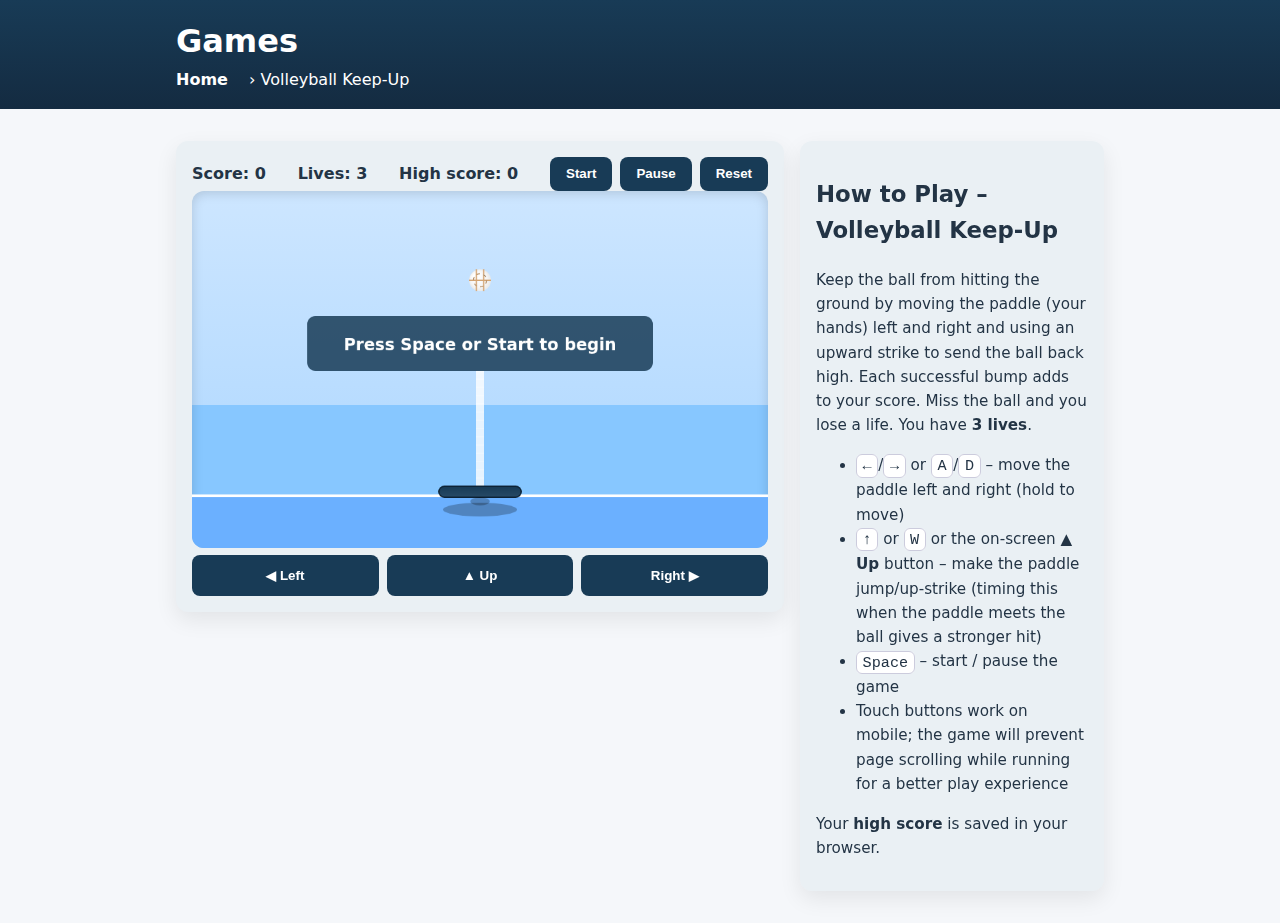
<file: games.html>
<!DOCTYPE html>
<html lang="en">
<head>
    <meta charset="UTF-8" />
    <meta name="viewport" content="width=device-width, initial-scale=1" />
    <title>Elliott's Volleyball Game</title>
    <style>
        :root {
            --bg-page: #f5f7fa;
            --bg-header: #183b56;
            --bg-card: #eaf0f4;
            --accent: #ffb703;
            --text-primary: #233445;
            --text-light: #ffffff;
        }
        * { box-sizing: border-box; }
        body {
            margin: 0;
            font-family: system-ui, -apple-system, Segoe UI, Roboto, Ubuntu, Cantarell, Noto Sans, Helvetica Neue, Arial, "Apple Color Emoji", "Segoe UI Emoji";
            background-color: var(--bg-page);
            color: var(--text-primary);
            line-height: 1.6;
        }
        header {
            background: linear-gradient(180deg, #183b56 0%, #142b41 100%);
            color: var(--text-light);
            padding: 1rem 0;
            position: sticky; top: 0; z-index: 10;
        }
        .wrap { max-width: 960px; margin: 0 auto; padding: 0 1rem; }
        nav a { color: var(--text-light); text-decoration: none; margin-right: 1rem; font-weight: 600; }
        nav a:hover { text-decoration: underline; }

        main { padding: 2rem 0; }
        .card {
            background-color: var(--bg-card);
            border-radius: 12px;
            padding: 1rem;
            box-shadow: 0 8px 22px rgba(0,0,0,.08);
        }

        /* Game styles */
        .game-shell {
            display: grid;
            grid-template-columns: 1fr;
            gap: 1rem;
            align-items: start;
        }
        canvas {
            width: 100%;
            height: auto;
            background: linear-gradient(180deg, #cde6ff 0%, #b8dcff 60%, #87c7ff 60%, #87c7ff 100%);
            border-radius: 12px;
            box-shadow: inset 0 2px 12px rgba(0,0,0,.15);
        }

        .hud {
            display: flex;
            flex-wrap: wrap;
            gap: .75rem 1.25rem;
            align-items: center;
            justify-content: space-between;
        }
        .hud .stat { font-weight: 700; }
        .btn {
            appearance: none;
            border: none;
            background: var(--bg-header);
            color: var(--text-light);
            padding: .6rem 1rem;
            border-radius: 8px;
            cursor: pointer;
            font-weight: 700;
            transition: transform .08s ease, opacity .2s ease;
        }
        .btn:hover { opacity: .92; }
        .btn:active { transform: scale(.98); }

        .controls { display: flex; gap: .5rem; }
        .control-btn { flex: 1; padding: .8rem 1rem; }
        @media (min-width: 680px) {
            .game-shell { grid-template-columns: 2fr 1fr; }
        }
        .instructions { font-size: .95rem; }
        .kbd { font-family: ui-monospace, SFMono-Regular, Menlo, Monaco, Consolas, "Liberation Mono", "Courier New", monospace; background: #fff; border: 1px solid #ccd; padding: .1rem .35rem; border-radius: 6px; }
    </style>
</head>
<body>
    <header>
        <div class="wrap">
            <h1 style="margin:0;">Games</h1>
            <nav aria-label="Breadcrumbs">
                <a href="index.html">Home</a>
                <span aria-hidden="true">›</span>
                <span>Volleyball Keep-Up</span>
            </nav>
        </div>
    </header>

    <main>
        <div class="wrap game-shell">
            <section class="card" aria-label="Volleyball game area">
                <div class="hud">
                    <div class="stat">Score: <span id="score">0</span></div>
                    <div class="stat">Lives: <span id="lives">3</span></div>
                    <div class="stat">High score: <span id="high">0</span></div>
                    <div class="controls">
                        <button id="startBtn" class="btn">Start</button>
                        <button id="pauseBtn" class="btn" aria-pressed="false">Pause</button>
                        <button id="resetBtn" class="btn">Reset</button>
                    </div>
                </div>
                <canvas id="game" width="840" height="520" role="img" aria-label="A volleyball court with a ball and a paddle representing hands"></canvas>
                <div class="controls" aria-hidden="false" aria-label="Touch controls for mobile">
                    <button id="leftBtn" class="btn control-btn" title="Move left">◀ Left</button>
                    <button id="upBtn" class="btn control-btn" title="Hit Up">▲ Up</button>
                    <button id="rightBtn" class="btn control-btn" title="Move right">Right ▶</button>
                </div>
            </section>

            <aside class="card instructions">
                <h2>How to Play – Volleyball Keep‑Up</h2>
                <p>Keep the ball from hitting the ground by moving the paddle (your hands) left and right and using an upward strike to send the ball back high. Each successful bump adds to your score. Miss the ball and you lose a life. You have <strong>3 lives</strong>.</p>
                <ul>
                    <li><span class="kbd">←</span>/<span class="kbd">→</span> or <span class="kbd">A</span>/<span class="kbd">D</span> – move the paddle left and right (hold to move)</li>
                    <li><span class="kbd">↑</span> or <span class="kbd">W</span> or the on-screen <strong>▲ Up</strong> button – make the paddle jump/up‑strike (timing this when the paddle meets the ball gives a stronger hit)</li>
                    <li><span class="kbd">Space</span> – start / pause the game</li>
                    <li>Touch buttons work on mobile; the game will prevent page scrolling while running for a better play experience</li>
                </ul>
                <p>Your <strong>high score</strong> is saved in your browser.</p>
            </aside>
        </div>
    </main>

    <script>
    (function() {
        const canvas = document.getElementById('game');
        const ctx = canvas.getContext('2d');

        // Court metrics
        const W = canvas.width;
        const H = canvas.height;
        const FLOOR_Y = H * 0.85;

        // Game state
        let score = 0;
        let lives = 3;
        let running = false;
        let paused = false;
        let high = Number(localStorage.getItem('vb_high') || 0);
        let respawning = false;
        let respawnIntervalId = null;
        let respawnCountdown = 0;
        let milestoneMessage = null;
        let milestoneMessageTime = 0;
        let consecutiveNormalHits = 0;  // Track normal hits without up-strike

        // Motivational quotes for score milestones
        const milestoneQuotes = {
            5: "You're on fire! 🔥",
            10: "Unstoppable! Keep it going!",
            20: "Incredible hustle! You've got this!",
            30: "Champion! You're dominating! 💪"
        };

        // Paddle
        const paddle = {
            x: W/2,
            y: FLOOR_Y - 12,
            w: 120,
            h: 16,
            speed: 7.2,
            vy: 0,
            jumping: false
        };

        // Ball
        const ball = {
            x: W/2,
            y: H*0.25,
            r: 16,
            vx: 2.4,
            vy: 0,
            gravity: 0.35,
            bounce: -0.92,
            rotation: 0
        };

        // Input
        const keys = { left:false, right:false };
        document.addEventListener('keydown', (e)=>{
            // prevent page scrolling when using game keys
            if(['ArrowLeft','ArrowRight','ArrowUp',' '].includes(e.key) || e.code === 'Space'){
                e.preventDefault();
            }
            if(['ArrowLeft','a','A'].includes(e.key)) keys.left = true;
            if(['ArrowRight','d','D'].includes(e.key)) keys.right = true;
            if(['ArrowUp','w','W'].includes(e.key)) hitUp();
            if(e.code === 'Space') toggleStartPause();
        });
        document.addEventListener('keyup', (e)=>{
            if(['ArrowLeft','a','A'].includes(e.key)) keys.left = false;
            if(['ArrowRight','d','D'].includes(e.key)) keys.right = false;
        });

        // Touch buttons
        const leftBtn = document.getElementById('leftBtn');
        const upBtn = document.getElementById('upBtn');
        const rightBtn = document.getElementById('rightBtn');
        function bindHold(btn, dir) {
            let holding = false;
            const onDown = (e)=>{ e.preventDefault(); holding = true; keys[dir] = true; };
            const onUp = (e)=>{ e.preventDefault(); holding = false; keys[dir] = false; };
            btn.addEventListener('mousedown', onDown);
            btn.addEventListener('mouseup', onUp);
            btn.addEventListener('mouseleave', onUp);
            btn.addEventListener('touchstart', onDown, {passive:false});
            btn.addEventListener('touchend', onUp);
            btn.addEventListener('touchcancel', onUp);
        }
        bindHold(leftBtn, 'left');
        bindHold(rightBtn, 'right');
        // simple click handler for Up button (single hit)
        if(upBtn){
            upBtn.addEventListener('click', (e)=>{ e.preventDefault(); hitUp(); });
        }

        // Buttons
        const scoreEl = document.getElementById('score');
        const livesEl = document.getElementById('lives');
        const highEl = document.getElementById('high');
        highEl.textContent = high;

        const startBtn = document.getElementById('startBtn');
        const pauseBtn = document.getElementById('pauseBtn');
        const resetBtn = document.getElementById('resetBtn');
        startBtn.addEventListener('click', ()=>{ if(!running) startGame(); });
        pauseBtn.addEventListener('click', ()=>{ if(running) togglePause(); });
        resetBtn.addEventListener('click', resetGame);

        function startGame(){
            running = true; paused = false; score = 0; lives = 3;
            scoreEl.textContent = score; livesEl.textContent = lives;
            ball.x = W/2; ball.y = H*0.25; ball.vx = 2.4; ball.vy = 0;
            paddle.x = W/2; paddle.y = FLOOR_Y - 12; paddle.vy = 0; paddle.jumping = false;
            // prevent the page from scrolling while the game is running
            try{ document.body.style.overflow = 'hidden'; }catch(e){}
            animate();
        }
        function toggleStartPause(){
            if(!running) startGame(); else togglePause();
        }
        function togglePause(){
            paused = !paused;
            pauseBtn.setAttribute('aria-pressed', String(paused));
            // If respawning and trying to pause (Space pressed), don't allow it - stay paused until countdown ends
            if(respawning){
                paused = true;  // Force paused state during respawn
                pauseBtn.setAttribute('aria-pressed', 'true');
            }
        }
        function resetGame(){
            running = false; paused = false; score = 0; lives = 3;
            scoreEl.textContent = 0; livesEl.textContent = 3;
            // clear any pending respawn countdown
            if(respawnIntervalId){ clearInterval(respawnIntervalId); respawnIntervalId = null; }
            respawning = false;
            respawnCountdown = 0;
            milestoneMessage = null;  // Clear milestone message
            milestoneMessageTime = 0;
            try{ document.body.style.overflow = ''; }catch(e){}
            draw();
        }

        // Make the paddle jump/up-strike (called by Up button or ArrowUp/W)
        function hitUp(){
            if(!running) return;
            // only allow a jump if paddle is essentially on the ground and not already jumping
            if(!paddle.jumping && Math.abs(paddle.y - (FLOOR_Y - 12)) < 2){
                paddle.vy = -10; // upward velocity
                paddle.jumping = true;
            }
        }

        function update(){
            // Move paddle
            if(keys.left) paddle.x -= paddle.speed;
            if(keys.right) paddle.x += paddle.speed;
            paddle.x = Math.max(paddle.w/2, Math.min(W - paddle.w/2, paddle.x));

            // Paddle vertical movement (jumping)
            if(paddle.jumping){
                paddle.vy += 0.6; // gravity for paddle
                paddle.y += paddle.vy;
                if(paddle.y >= FLOOR_Y - 12){
                    paddle.y = FLOOR_Y - 12;
                    paddle.vy = 0;
                    paddle.jumping = false;
                }
            }

            // Ball physics
            ball.vy += ball.gravity;
            ball.x += ball.vx;
            ball.y += ball.vy;

            // Wall bounces
            if(ball.x < ball.r){ ball.x = ball.r; ball.vx *= -1; }
            if(ball.x > W - ball.r){ ball.x = W - ball.r; ball.vx *= -1; }

            // Paddle collision - improved detection
            const paddleLeft = paddle.x - paddle.w/2;
            const paddleRight = paddle.x + paddle.w/2;
            const paddleTop = paddle.y;
            const paddleBottom = paddle.y + paddle.h;
            const ballLeft = ball.x - ball.r;
            const ballRight = ball.x + ball.r;
            const ballTop = ball.y - ball.r;
            const ballBottom = ball.y + ball.r;
            
            if(ballRight >= paddleLeft && ballLeft <= paddleRight && ballBottom >= paddleTop && ballTop <= paddleBottom){
                // Ensure ball doesn't go below paddle
                if(ball.vy > 0){
                    ball.y = paddleTop - ball.r;
                }
                // Offset-based angle change
                const offset = (ball.x - paddle.x) / (paddle.w/2); // -1..1
                // If paddle is moving upward (jump strike), give a stronger upward velocity
                if(paddle.vy < -1){
                    ball.vy = -13;  // Strong upward velocity
                    ball.vx += offset * 4;  // Stronger horizontal component
                    ball.rotation += 0.8;  // Add strong spin
                    consecutiveNormalHits = 0;  // Reset counter on up-strike
                } else {
                    consecutiveNormalHits++;  // Increment normal hit counter
                    // If 3+ normal hits without up-strike, penalty shot
                    if(consecutiveNormalHits >= 3){
                        ball.vy = 2;  // Shoot horizontally/slightly down
                        ball.vx = (offset > 0 ? 1 : -1) * 8;  // Fast horizontal
                        ball.rotation += 0.2;
                        consecutiveNormalHits = 0;  // Reset counter
                        milestoneMessage = 'Penalty! No up-strike!';
                        milestoneMessageTime = 0;
                    } else {
                        ball.vy = -7;  // Weaker upward velocity for normal hit
                        ball.vx += offset * 2;  // Weaker horizontal component
                        ball.rotation += 0.4;  // Add moderate spin
                    }
                }
                score += 1; scoreEl.textContent = score;
                // Check if score hit a milestone and show motivational message
                if(milestoneQuotes[score]){
                    milestoneMessage = milestoneQuotes[score];
                    milestoneMessageTime = 0;  // Start time counter
                }
            }

            // Check if ball crossed net (award bonus points only if above net top)
            const netX = W/2;
            const netY = FLOOR_Y - 180;  // Net top
            // Only award points if ball is above net top and crosses the net line
            if(ball.y < netY && Math.abs(ball.x - netX) < ball.r){
                // Ball just crossed the net line above the top
                if((ball.x - ball.vx <= netX && ball.x > netX) || (ball.x - ball.vx >= netX && ball.x < netX)){
                    score += 2;  // Bonus 2 points for crossing net
                    scoreEl.textContent = score;
                    milestoneMessage = 'Net cross! +2';
                    milestoneMessageTime = 0;
                }
            }

            // Floor miss
            if(ball.y > FLOOR_Y + ball.r){
                lives -= 1; livesEl.textContent = lives;
                // If no lives left, end game
                if(lives <= 0){
                    running = false; paused = false;
                    try{ document.body.style.overflow = ''; }catch(e){}
                    if(score > high){ high = score; localStorage.setItem('vb_high', String(high)); }
                } else {
                    // start a 5-second respawn countdown and show warning
                    paused = true;
                    respawning = true;
                    respawnCountdown = 5;
                    consecutiveNormalHits = 0;  // Reset on respawn
                    // clear any existing interval
                    if(respawnIntervalId){ clearInterval(respawnIntervalId); respawnIntervalId = null; }
                    respawnIntervalId = setInterval(()=>{
                        respawnCountdown--;
                        if(respawnCountdown <= 0){
                            clearInterval(respawnIntervalId);
                            respawnIntervalId = null;
                            respawning = false;
                            // Reset ball to center BEFORE unpausing
                            ball.x = W/2;
                            ball.y = H*0.22;
                            ball.vx = (Math.random() < 0.5 ? -1 : 1) * 2.4;
                            ball.vy = 0;
                            ball.rotation = 0;
                            paddle.y = FLOOR_Y - 12;
                            paddle.vy = 0;
                            paddle.jumping = false;
                            respawnCountdown = 0;
                            paused = false;
                        }
                    }, 1000);
                }
            }
        }

        function drawCourt(){
            // Sky/gradient handled by canvas background. Draw court lines.
            ctx.save();
            // Court rectangle
            ctx.fillStyle = '#6bb0ff';
            ctx.fillRect(0, FLOOR_Y, W, H - FLOOR_Y);
            // Net - make it taller
            const netY = FLOOR_Y - 180;  // Taller net
            ctx.fillStyle = '#ffffffcc';
            ctx.fillRect(W/2 - 6, netY, 12, 180);
            // Net grid
            ctx.strokeStyle = '#ffffff88';
            for(let y = netY; y <= FLOOR_Y; y += 12){
                ctx.beginPath();
                ctx.moveTo(W/2 - 6, y); ctx.lineTo(W/2 + 6, y); ctx.stroke();
            }
            // Baseline
            ctx.fillStyle = '#fff';
            ctx.fillRect(0, FLOOR_Y, W, 4);
            ctx.restore();
        }

        function drawPaddle(){
            ctx.save();
            // Shadow
            ctx.fillStyle = 'rgba(0,0,0,0.25)';
            ctx.beginPath();
            ctx.ellipse(paddle.x, paddle.y + paddle.h + 18, paddle.w*0.45, 10, 0, 0, Math.PI*2);
            ctx.fill();
            // Paddle body
            const grd = ctx.createLinearGradient(paddle.x, paddle.y, paddle.x, paddle.y + paddle.h);
            grd.addColorStop(0, '#183b56');
            grd.addColorStop(1, '#274a67');
            ctx.fillStyle = grd;
            ctx.strokeStyle = '#0c2235';
            ctx.lineWidth = 2;
            ctx.beginPath();
            ctx.roundRect(paddle.x - paddle.w/2, paddle.y, paddle.w, paddle.h, 8);
            ctx.fill(); ctx.stroke();
            ctx.restore();
        }

        function drawBall(){
            ctx.save();
            // Shadow
            ctx.fillStyle = 'rgba(0,0,0,0.25)';
            ctx.beginPath();
            ctx.ellipse(ball.x, FLOOR_Y + 10, 14, 6, 0, 0, Math.PI*2);
            ctx.fill();
            // Ball body - white background
            const grd = ctx.createRadialGradient(ball.x-6, ball.y-6, 4, ball.x, ball.y, ball.r);
            grd.addColorStop(0, '#ffffff');
            grd.addColorStop(0.7, '#f5f5f5');
            grd.addColorStop(1, '#e8e8e8');
            ctx.fillStyle = grd;
            ctx.beginPath();
            ctx.arc(ball.x, ball.y, ball.r, 0, Math.PI*2);
            ctx.fill();
            // Save and apply rotation
            ctx.save();
            ctx.translate(ball.x, ball.y);
            ctx.rotate(ball.rotation);
            // Volleyball panels - horizontal and vertical divisions
            ctx.strokeStyle = '#d4a574';
            ctx.lineWidth = 2;
            // Vertical lines
            for(let i = 1; i < 3; i++){
                const x = -ball.r + (i * ball.r * 2 / 3);
                ctx.beginPath();
                ctx.moveTo(x, -ball.r);
                ctx.lineTo(x, ball.r);
                ctx.stroke();
            }
            // Horizontal lines
            for(let i = 1; i < 2; i++){
                const y = -ball.r + (i * ball.r * 2 / 2);
                ctx.beginPath();
                ctx.moveTo(-ball.r, y);
                ctx.lineTo(ball.r, y);
                ctx.stroke();
            }
            // Curved seams for volleyball effect
            ctx.strokeStyle = '#b8956f';
            ctx.lineWidth = 1.5;
            for(let i = 0; i < 6; i++){
                const ang = (i / 6) * Math.PI * 2;
                ctx.beginPath();
                ctx.arc(0, 0, ball.r * 0.6, ang, ang + Math.PI/6);
                ctx.stroke();
            }
            ctx.restore();  // Restore from rotation
            ctx.restore();  // Restore from save
        }

        function message(text){
            ctx.save();
            ctx.fillStyle = 'rgba(24,59,86,0.85)';
            ctx.roundRect(W*0.2, H*0.35, W*0.6, 80, 12);
            ctx.fill();
            ctx.fillStyle = '#fff';
            ctx.textAlign = 'center';
            ctx.font = '700 24px system-ui, -apple-system, Segoe UI, Roboto, Arial';
            ctx.fillText(text, W/2, H*0.35 + 50);
            ctx.restore();
        }

        function draw(){
            ctx.clearRect(0,0,W,H);
            drawCourt();
            drawPaddle();
            drawBall();
            if(!running){
                if(lives<=0){ message('Game Over – press Space or Start to play again'); }
                else { message('Press Space or Start to begin'); }
            } else if(paused){ 
                if(respawning && respawnCountdown > 0){
                    message(`Life lost — respawning in ${respawnCountdown}...`);
                } else {
                    message('Paused – press Space or Pause to resume'); 
                }
            }
            // Draw milestone message in court area with fade
            if(milestoneMessage !== null){
                const alpha = Math.max(0, 1 - (milestoneMessageTime / 3000));  // Fade from 1 to 0 over 3 seconds
                ctx.save();
                ctx.fillStyle = `rgba(255, 255, 255, ${alpha * 0.9})`;
                ctx.textAlign = 'center';
                ctx.font = '700 28px system-ui, -apple-system, Segoe UI, Roboto, Arial';
                ctx.shadowColor = `rgba(24, 59, 86, ${alpha * 0.8})`;
                ctx.shadowBlur = 8;
                ctx.fillText(milestoneMessage, W/2, FLOOR_Y - 60);
                ctx.restore();
            }
        }

        function loop(){
            if(!running){ draw(); return; }
            if(!paused){ update(); } 
            else if(respawning){ 
                // Allow paddle movement during respawn countdown even though paused
                if(keys.left) paddle.x -= paddle.speed;
                if(keys.right) paddle.x += paddle.speed;
                paddle.x = Math.max(paddle.w/2, Math.min(W - paddle.w/2, paddle.x));
            }
            // Update milestone message timer
            if(milestoneMessage !== null){
                milestoneMessageTime += 16;  // ~16ms per frame at 60fps
                if(milestoneMessageTime > 1000){
                    milestoneMessage = null;
                }
            }
            draw();
            requestAnimationFrame(loop);
        }

        function animate(){ requestAnimationFrame(loop); }

        // Initial render
        draw();
    })();
    </script>
</body>
</html>
</file>
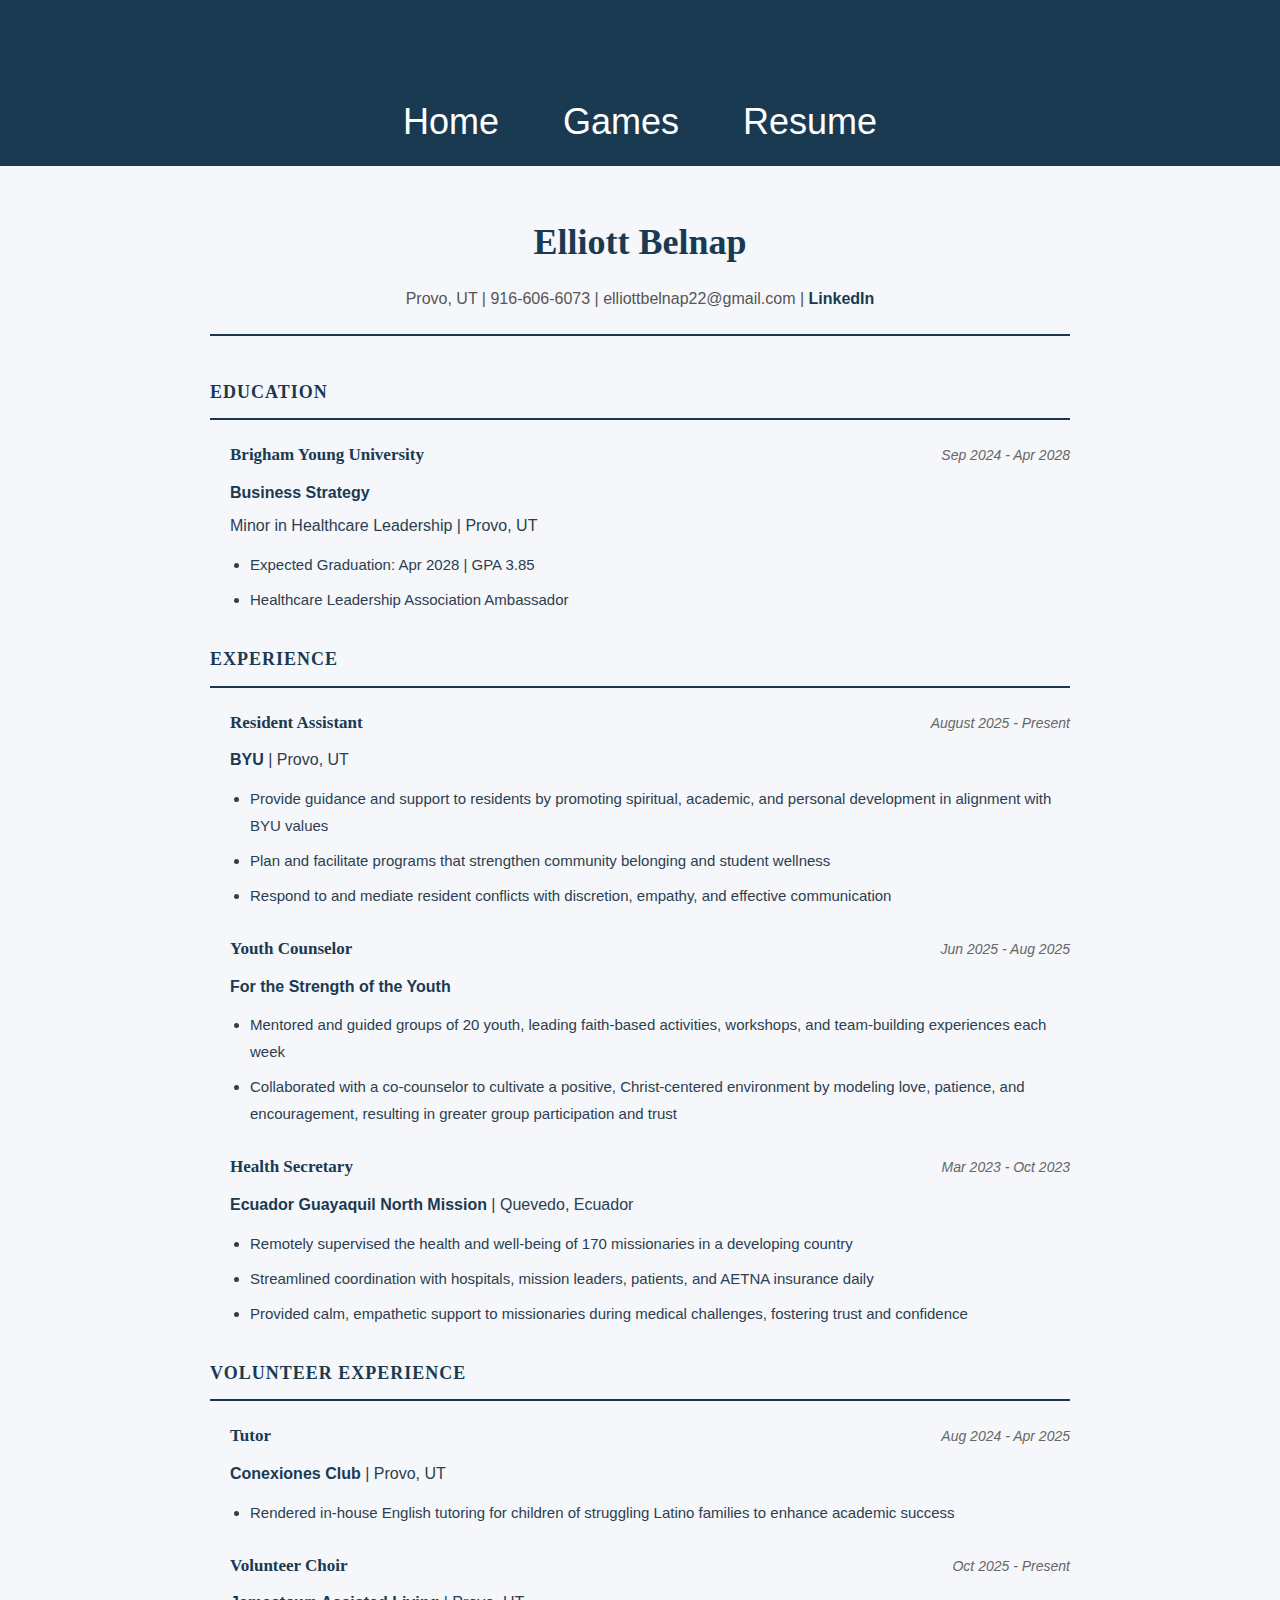
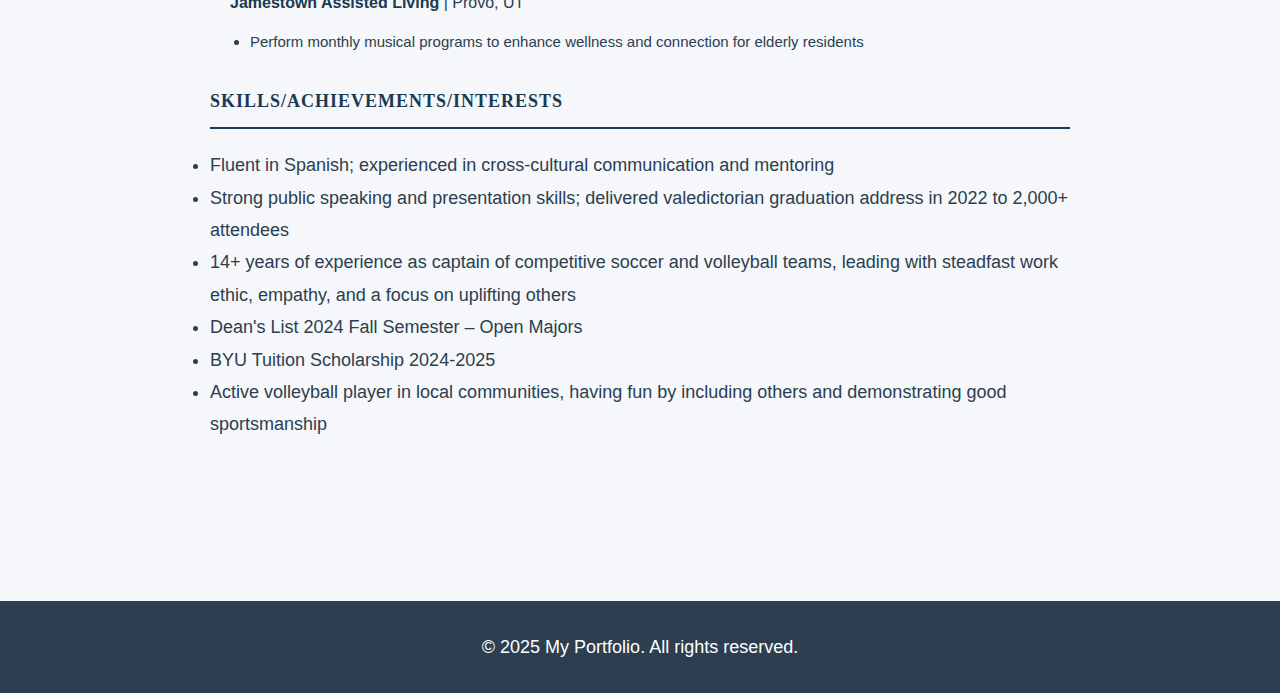
<file: resume.html>
<!DOCTYPE html>
<html lang="en">
<head>
    <meta charset="UTF-8">
    <meta name="viewport" content="width=device-width, initial-scale=1.0">
    <title>Resume</title>
    <link rel="stylesheet" href="styles/styles.css">
</head>
<body>
    <header>
        <h1>Resume</h1>
        <nav>
            <a href="index.html">Home</a>
            <a href="games.html">Games</a>
            <a href="resume.html">Resume</a>
        </nav>
    </header>

    <main>
        <section class="resume-section">
            <div class="contact-info">
                <h2>Elliott Belnap</h2>
                <p>Provo, UT | 916-606-6073 | elliottbelnap22@gmail.com | <a href="https://linkedin.com" target="_blank">LinkedIn</a></p>
            </div>

            <section class="resume-category">
                <h3>EDUCATION</h3>
                <div class="resume-entry">
                    <div class="entry-header">
                        <h4>Brigham Young University</h4>
                        <span class="date">Sep 2024 - Apr 2028</span>
                    </div>
                    <p><strong>Business Strategy</strong></p>
                    <p>Minor in Healthcare Leadership | Provo, UT</p>
                    <ul>
                        <li>Expected Graduation: Apr 2028 | GPA 3.85</li>
                        <li>Healthcare Leadership Association Ambassador</li>
                    </ul>
                </div>
            </section>

            <section class="resume-category">
                <h3>EXPERIENCE</h3>
                
                <div class="resume-entry">
                    <div class="entry-header">
                        <h4>Resident Assistant</h4>
                        <span class="date">August 2025 - Present</span>
                    </div>
                    <p><strong>BYU</strong> | Provo, UT</p>
                    <ul>
                        <li>Provide guidance and support to residents by promoting spiritual, academic, and personal development in alignment with BYU values</li>
                        <li>Plan and facilitate programs that strengthen community belonging and student wellness</li>
                        <li>Respond to and mediate resident conflicts with discretion, empathy, and effective communication</li>
                    </ul>
                </div>

                <div class="resume-entry">
                    <div class="entry-header">
                        <h4>Youth Counselor</h4>
                        <span class="date">Jun 2025 - Aug 2025</span>
                    </div>
                    <p><strong>For the Strength of the Youth</strong></p>
                    <ul>
                        <li>Mentored and guided groups of 20 youth, leading faith-based activities, workshops, and team-building experiences each week</li>
                        <li>Collaborated with a co-counselor to cultivate a positive, Christ-centered environment by modeling love, patience, and encouragement, resulting in greater group participation and trust</li>
                    </ul>
                </div>

                <div class="resume-entry">
                    <div class="entry-header">
                        <h4>Health Secretary</h4>
                        <span class="date">Mar 2023 - Oct 2023</span>
                    </div>
                    <p><strong>Ecuador Guayaquil North Mission</strong> | Quevedo, Ecuador</p>
                    <ul>
                        <li>Remotely supervised the health and well-being of 170 missionaries in a developing country</li>
                        <li>Streamlined coordination with hospitals, mission leaders, patients, and AETNA insurance daily</li>
                        <li>Provided calm, empathetic support to missionaries during medical challenges, fostering trust and confidence</li>
                    </ul>
                </div>
            </section>

            <section class="resume-category">
                <h3>VOLUNTEER EXPERIENCE</h3>
                
                <div class="resume-entry">
                    <div class="entry-header">
                        <h4>Tutor</h4>
                        <span class="date">Aug 2024 - Apr 2025</span>
                    </div>
                    <p><strong>Conexiones Club</strong> | Provo, UT</p>
                    <ul>
                        <li>Rendered in-house English tutoring for children of struggling Latino families to enhance academic success</li>
                    </ul>
                </div>

                <div class="resume-entry">
                    <div class="entry-header">
                        <h4>Volunteer Choir</h4>
                        <span class="date">Oct 2025 - Present</span>
                    </div>
                    <p><strong>Jamestown Assisted Living</strong> | Provo, UT</p>
                    <ul>
                        <li>Perform monthly musical programs to enhance wellness and connection for elderly residents</li>
                    </ul>
                </div>
            </section>

            <section class="resume-category">
                <h3>SKILLS/ACHIEVEMENTS/INTERESTS</h3>
                <ul>
                    <li>Fluent in Spanish; experienced in cross-cultural communication and mentoring</li>
                    <li>Strong public speaking and presentation skills; delivered valedictorian graduation address in 2022 to 2,000+ attendees</li>
                    <li>14+ years of experience as captain of competitive soccer and volleyball teams, leading with steadfast work ethic, empathy, and a focus on uplifting others</li>
                    <li>Dean's List 2024 Fall Semester – Open Majors</li>
                    <li>BYU Tuition Scholarship 2024-2025</li>
                    <li>Active volleyball player in local communities, having fun by including others and demonstrating good sportsmanship</li>
                </ul>
            </section>
        </section>
    </main>

    <footer>
        <p>&copy; 2025 My Portfolio. All rights reserved.</p>
    </footer>
</body>
</html>
</file>
<file: styles/styles.css>
* {
    margin: 0;
    padding: 0;
    box-sizing: border-box;
}

html {
    scroll-padding-top: 250px;
}

body {
    font-family: 'Segoe UI', Tahoma, Geneva, Verdana, sans-serif;
    line-height: 1.8;
    color: #2c3e50;
    font-size: 18px;
    background-color: #f5f7fa;
    margin-top: 140px;
}

header {
    background-color: #1a3a52;
    color: white;
    padding: 6px 15px;
    text-align: center;
    position: fixed;
    top: 0;
    left: 0;
    right: 0;
    z-index: 1000;
}

header h1 {
    margin-bottom: 2px;
    font-size: 42px;
}

nav {
    display: flex;
    justify-content: center;
    gap: 40px;
    flex-wrap: wrap;
    align-items: center;
}

.nav-pages {
    display: flex;
    justify-content: center;
    gap: 15px;
}

.nav-external {
    display: flex;
    justify-content: center;
    gap: 15px;
    padding-left: 40px;
    border-left: 2px solid rgba(255, 255, 255, 0.3);
}

nav a {
    color: white;
    text-decoration: none;
    padding: 6px 12px;
    border-radius: 5px;
    transition: background-color 0.3s;
    font-size: 36px;
}

.nav-external a {
    font-size: 24px;
}

nav a:hover {
    background-color: #0d1f2d;
}

main {
    padding: 50px 20px;
    max-width: 1000px;
    margin: 0 auto;
}

.hero {
    text-align: center;
    padding: 60px 0;
}

.hero h2 {
    font-size: 44px;
    margin-bottom: 20px;
    color: #1a3a52;
}

.hero p {
    font-size: 22px;
    color: #666;
}

.hobby {
    background-color: #ecf0f1;
    padding: 40px;
    border-radius: 8px;
    margin-top: 40px;
}

.hobby h2 {
    font-size: 36px;
    margin-bottom: 15px;
    color: #1a3a52;
}

.hobby p {
    font-size: 20px;
    color: #2c3e50;
    line-height: 1.8;
}

.hobby-content {
    margin-bottom: 30px;
}

.hobby-photos {
    background-color: #f8f9fa;
    padding: 25px;
    border-radius: 8px;
}

.image-gallery {
    display: flex;
    gap: 20px;
    margin-top: 30px;
    flex-wrap: wrap;
    justify-content: center;
}

.gallery-image {
    max-width: 300px;
    height: auto;
    border-radius: 8px;
    box-shadow: 0 4px 6px rgba(0, 0, 0, 0.1);
    transition: transform 0.3s;
}

.gallery-image:hover {
    transform: scale(1.05);
}

.video-container {
    margin-top: 30px;
    display: flex;
    justify-content: center;
}

.volleyball-video {
    width: 100%;
    max-width: 800px;
    height: auto;
    border-radius: 8px;
    box-shadow: 0 6px 12px rgba(0,0,0,0.12);
}

/* Responsive YouTube embed for beginner tutorial */
.video-embed {
    position: relative;
    width: 100%;
    max-width: 900px;
    margin: 30px auto 10px;
    padding-bottom: 56.25%; /* 16:9 */
    height: 0;
    overflow: hidden;
}

.video-embed iframe {
    position: absolute;
    top: 0;
    left: 0;
    width: 100%;
    height: 100%;
    border: 0;
    border-radius: 8px;
    box-shadow: 0 6px 12px rgba(0,0,0,0.12);
}

footer {
    background-color: #2c3e50;
    color: white;
    padding: 30px;
    text-align: center;
    margin-top: 60px;
    font-size: 18px;
}

.button{
    background-color: #1a3a52;
    color: white;
    padding: 15px 25px;
    border: none;
    border-radius: 5px;
    font-size: 18px;
    cursor: pointer;
}

.button:hover{
    background-color: #0d1f2d;
}

.resume-content {
    margin-top: 40px;
    padding: 30px;
    background-color: #f8f9fa;
    border-radius: 8px;
}

.volleyball-image {
    max-width: 300px;
    height: auto;
    border-radius: 8px;
    margin-bottom: 30px;
    display: block;
}

.resume-content ol {
    font-size: 18px;
    line-height: 2;
    margin-left: 20px;
}

.resume-content ol li {
    margin-bottom: 20px;
    font-weight: bold;
}

.resume-content ul {
    margin-top: 10px;
    margin-left: 20px;
    font-weight: normal;
}

.resume-content ul li {
    margin-bottom: 10px;
}

.resume-section {
    max-width: 900px;
    margin: 0 auto;
    padding: 20px;
}

.contact-info {
    text-align: center;
    margin-bottom: 40px;
    border-bottom: 2px solid #1a3a52;
    padding-bottom: 20px;
}

.contact-info h2 {
    font-size: 36px;
    margin-bottom: 10px;
    color: #1a3a52;
}

.contact-info p {
    font-size: 16px;
    color: #555;
}

.contact-info a {
    color: #1a3a52;
    text-decoration: none;
    font-weight: 600;
}

.contact-info a:hover {
    text-decoration: underline;
}

.resume-category {
    margin-bottom: 30px;
}

.resume-category h3 {
    font-size: 18px;
    font-weight: bold;
    color: #1a3a52;
    border-bottom: 2px solid #1a3a52;
    padding-bottom: 10px;
    margin-bottom: 20px;
    text-transform: uppercase;
    letter-spacing: 1px;
}

.resume-entry {
    margin-bottom: 25px;
    padding-left: 20px;
}

.entry-header {
    display: flex;
    justify-content: space-between;
    align-items: baseline;
    margin-bottom: 8px;
}

.entry-header h4 {
    font-size: 17px;
    font-weight: bold;
    color: #1a3a52;
    margin: 0;
}

.entry-header .date {
    font-size: 14px;
    color: #666;
    font-style: italic;
}

.resume-entry p {
    font-size: 16px;
    margin: 5px 0;
    color: #2c3e50;
}

.resume-entry strong {
    color: #1a3a52;
}

.resume-entry ul {
    margin-top: 10px;
    margin-left: 20px;
    padding-left: 0;
}

.resume-entry ul li {
    margin-bottom: 8px;
    color: #2c3e50;
    font-size: 15px;
}

/* Additional semantic styles for typography and color */
h1, h2, h3, h4, h5, h6 {
    font-family: 'Georgia', 'Times New Roman', serif;
    color: #1a3a52;
}

.life {
    background-color: #ecf0f1;
    padding: 40px;
    border-radius: 8px;
    margin-top: 40px;
}

.life h2 {
    font-size: 36px;
    margin-bottom: 15px;
    color: #1a3a52;
}

.life p {
    font-size: 20px;
    color: #2c3e50;
    line-height: 1.8;
}

.life-intro {
    margin-bottom: 25px;
}

.life-gallery {
    background-color: #f8f9fa;
    padding: 25px;
    border-radius: 8px;
}

.start-volleyball {
    background-color: #ecf0f1;
    padding: 40px;
    border-radius: 8px;
    margin-top: 40px;
}

.start-volleyball h2 {
    font-size: 36px;
    margin-bottom: 15px;
    color: #1a3a52;
}

.start-volleyball h3 {
    font-size: 24px;
    margin-top: 20px;
    margin-bottom: 15px;
    color: #1a3a52;
}

.start-volleyball p {
    font-size: 20px;
    color: #2c3e50;
    line-height: 1.8;
}

.start-volleyball ul {
    margin-top: 15px;
    margin-left: 20px;
    font-size: 18px;
    color: #2c3e50;
}

.start-volleyball ul li {
    margin-bottom: 12px;
}

.drills-section {
    background-color: #f8f9fa;
    padding: 20px 25px;
    border-radius: 8px;
    margin-top: 15px;
}

.drills-section h3 {
    color: #1a3a52;
    margin-bottom: 15px;
}

.drills-section ul {
    margin-left: 20px;
}

.drills-section ul li {
    color: #2c3e50;
    margin-bottom: 10px;
}

.cta-link {
    text-align: center;
    margin-top: 25px;
    padding: 15px 0;
}

.cta-link a {
    display: inline-block;
    padding: 12px 24px;
    background-color: #1a3a52;
    color: white;
    text-decoration: none;
    border-radius: 5px;
    font-size: 16px;
    font-weight: 600;
    transition: background-color 0.3s;
}

.cta-link a:hover {
    background-color: #0d1f2d;
}

.start-volleyball a {
    display: inline-block;
    margin-top: 20px;
    padding: 12px 24px;
    background-color: #1a3a52;
    color: white;
    text-decoration: none;
    border-radius: 5px;
    font-size: 16px;
    font-weight: 600;
    transition: background-color 0.3s;
}

.start-volleyball a:hover {
    background-color: #0d1f2d;
}

/*coments in CSS are written like this*/
</file>
